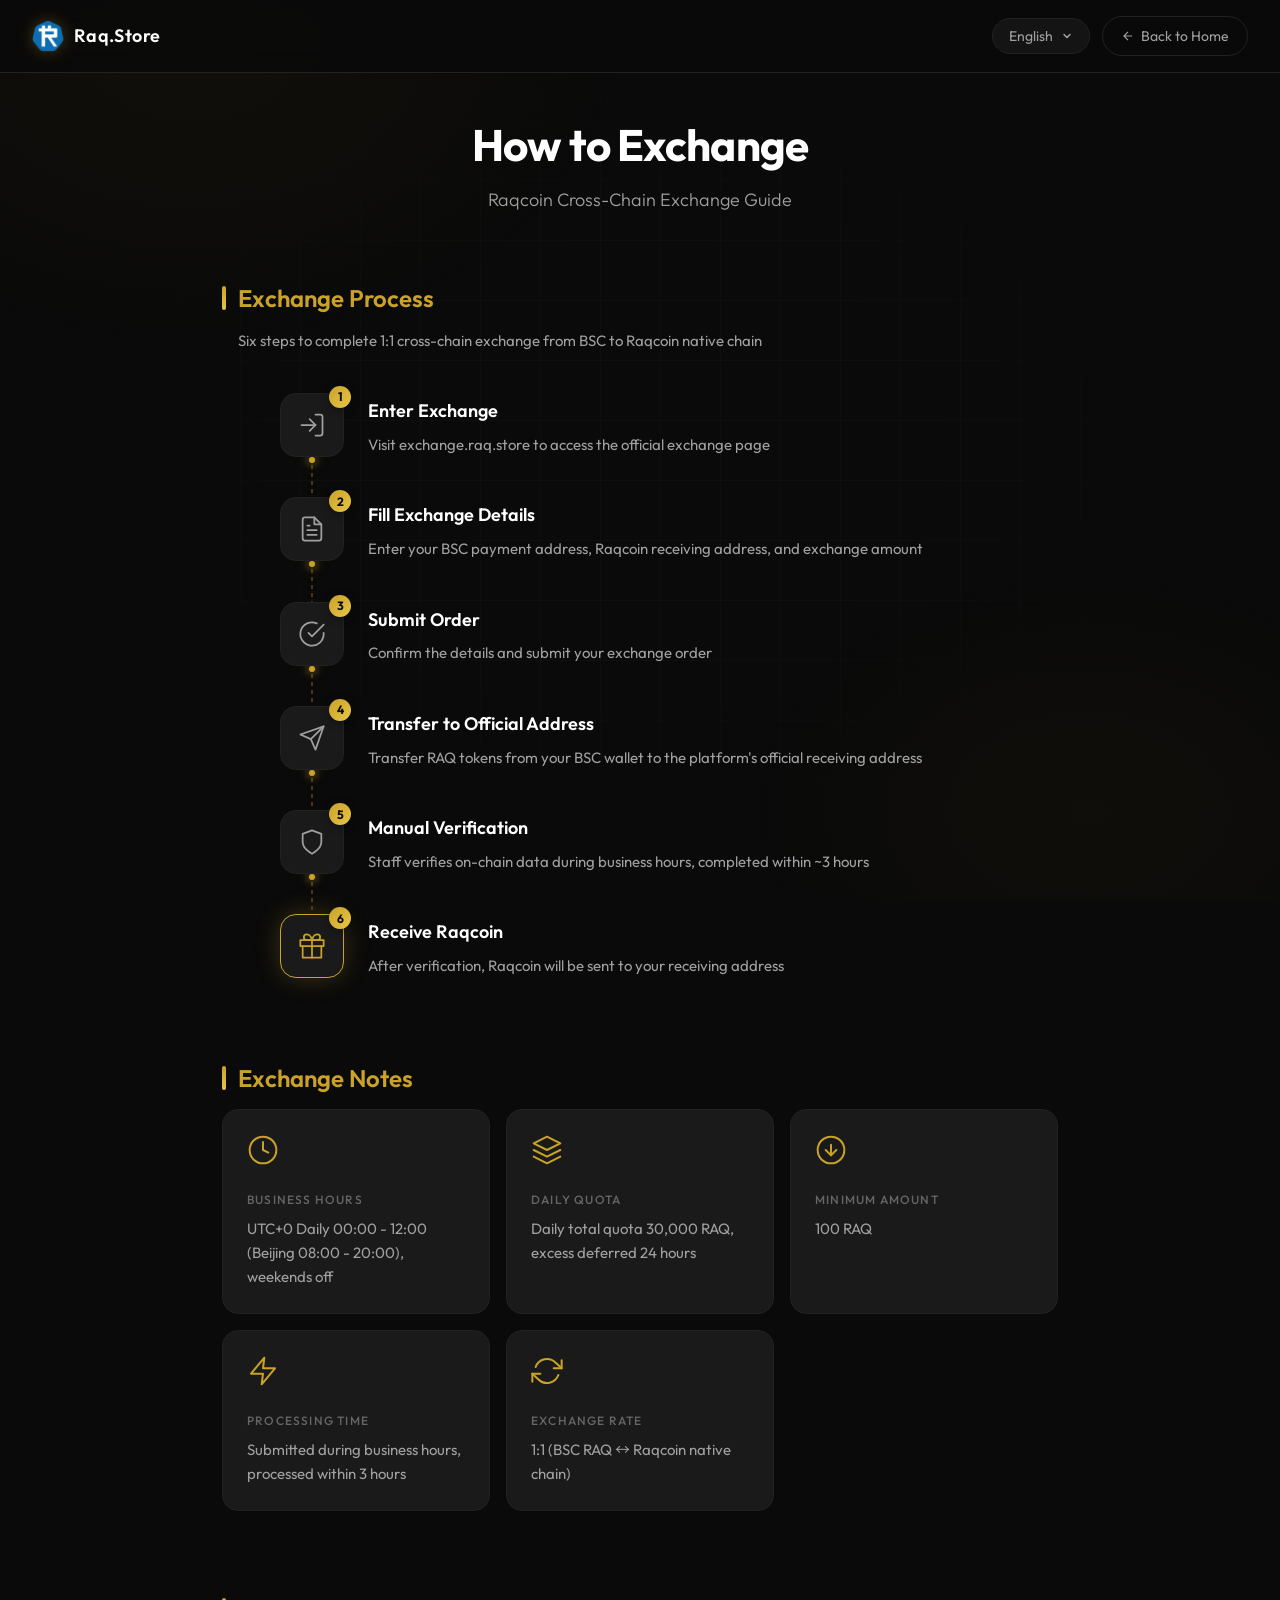
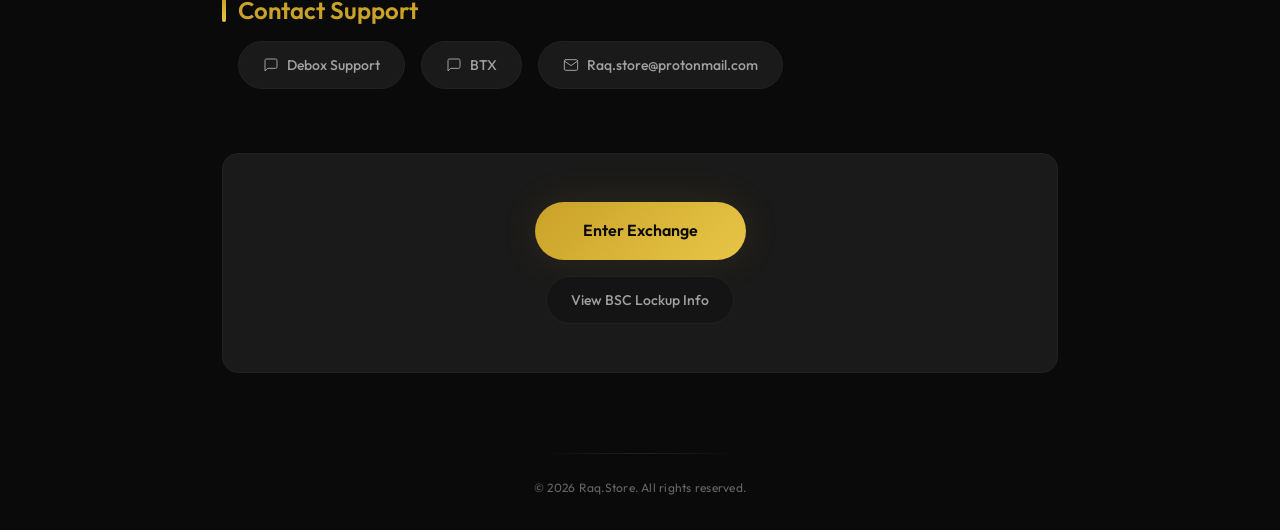
<file: how-to-exchange.html>
<!DOCTYPE html>
<html lang="zh-CN">
<head>
  <meta charset="UTF-8">
  <meta name="viewport" content="width=device-width, initial-scale=1.0">
  <meta name="description" content="Raq.Store 兑换说明 - Raqcoin 跨链兑换操作指南">
  <title>Raq.Store - 兑换说明</title>
  <link rel="icon" type="image/png" href="assets/logo.png">
  <link rel="preconnect" href="https://fonts.googleapis.com">
  <link rel="preconnect" href="https://fonts.gstatic.com" crossorigin>
  <link href="https://fonts.googleapis.com/css2?family=Outfit:wght@300;400;500;600;700&family=Noto+Sans+SC:wght@300;400;500;700&family=Noto+Sans+TC:wght@300;400;500;700&family=Noto+Sans+JP:wght@300;400;500;700&family=Noto+Sans:wght@300;400;500;700&display=swap" rel="stylesheet">
  <style>
    *, *::before, *::after {
      margin: 0;
      padding: 0;
      box-sizing: border-box;
    }

    :root {
      --bg-primary: #0A0A0A;
      --bg-secondary: #111111;
      --bg-tertiary: #141414;
      --bg-card: #1A1A1A;
      --text-primary: #FFFFFF;
      --text-secondary: #A0A0A0;
      --text-tertiary: #666666;
      --accent-primary: #C9A227;
      --accent-secondary: #E8C547;
      --accent-glow: rgba(201, 162, 39, 0.15);
      --border-color: #222222;
      --border-hover: #333333;
      --success: #22C55E;
      --spacing-xs: 4px;
      --spacing-sm: 8px;
      --spacing-md: 16px;
      --spacing-lg: 24px;
      --spacing-xl: 32px;
      --spacing-xxl: 48px;
      --spacing-xxxl: 80px;
      --radius-sm: 6px;
      --radius-md: 10px;
      --radius-lg: 16px;
      --radius-full: 9999px;
      --shadow-lg: 0 8px 32px rgba(0, 0, 0, 0.5);
      --shadow-glow: 0 0 40px rgba(201, 162, 39, 0.1);
      --transition-fast: 150ms cubic-bezier(0.4, 0, 0.2, 1);
      --transition-normal: 300ms cubic-bezier(0.4, 0, 0.2, 1);
      --transition-slow: 500ms cubic-bezier(0.4, 0, 0.2, 1);
    }

    html {
      scroll-behavior: smooth;
      -webkit-font-smoothing: antialiased;
      -moz-osx-font-smoothing: grayscale;
    }

    body {
      font-family: 'Outfit', 'Noto Sans SC', 'Noto Sans TC', 'Noto Sans JP', 'Noto Sans', system-ui, -apple-system, sans-serif;
      background-color: var(--bg-primary);
      color: var(--text-primary);
      min-height: 100vh;
      overflow-x: hidden;
      line-height: 1.6;
    }

    .bg-effects {
      position: fixed;
      inset: 0;
      pointer-events: none;
      z-index: 0;
      overflow: hidden;
    }

    .bg-gradient-1 {
      position: absolute;
      top: -30%;
      left: -20%;
      width: 70%;
      height: 70%;
      background: radial-gradient(ellipse, rgba(201, 162, 39, 0.04) 0%, transparent 70%);
      animation: float-slow 25s ease-in-out infinite;
    }

    .bg-gradient-2 {
      position: absolute;
      bottom: -20%;
      right: -15%;
      width: 60%;
      height: 60%;
      background: radial-gradient(ellipse, rgba(201, 162, 39, 0.03) 0%, transparent 65%);
      animation: float-slow 20s ease-in-out infinite reverse;
    }

    .bg-grid {
      position: absolute;
      inset: 0;
      background-image:
        linear-gradient(rgba(255, 255, 255, 0.02) 1px, transparent 1px),
        linear-gradient(90deg, rgba(255, 255, 255, 0.02) 1px, transparent 1px);
      background-size: 60px 60px;
      mask-image: radial-gradient(ellipse at center, black 30%, transparent 70%);
      -webkit-mask-image: radial-gradient(ellipse at center, black 30%, transparent 70%);
    }

    @keyframes float-slow {
      0%, 100% { transform: translate(0, 0) rotate(0deg); }
      33% { transform: translate(30px, -20px) rotate(2deg); }
      66% { transform: translate(-20px, 20px) rotate(-2deg); }
    }

    /* Nav */
    .nav {
      position: sticky;
      top: 0;
      z-index: 100;
      display: flex;
      align-items: center;
      justify-content: space-between;
      padding: 16px 32px;
      background: rgba(10, 10, 10, 0.85);
      backdrop-filter: blur(12px);
      -webkit-backdrop-filter: blur(12px);
      border-bottom: 1px solid var(--border-color);
    }

    .nav-brand {
      display: flex;
      align-items: center;
      gap: 10px;
    }

    .nav-logo {
      width: 32px;
      height: 32px;
      object-fit: contain;
      filter: drop-shadow(0 0 8px rgba(201, 162, 39, 0.3));
    }

    .nav-title {
      font-size: 1.125rem;
      font-weight: 600;
      letter-spacing: 0.02em;
      color: var(--text-primary);
    }

    .nav-actions {
      display: flex;
      align-items: center;
      gap: 12px;
    }

    .nav-back {
      display: inline-flex;
      align-items: center;
      gap: 6px;
      padding: 8px 18px;
      border-radius: var(--radius-full);
      border: 1px solid var(--border-color);
      font-size: 0.875rem;
      color: var(--text-secondary);
      text-decoration: none;
      transition: all var(--transition-fast);
    }

    .nav-back:hover {
      border-color: var(--accent-primary);
      color: var(--accent-primary);
    }

    /* Language switcher */
    .language-switcher {
      position: relative;
    }

    .lang-btn {
      display: flex;
      align-items: center;
      gap: 8px;
      padding: 8px 16px;
      background: var(--bg-tertiary);
      border: 1px solid var(--border-color);
      border-radius: var(--radius-full);
      color: var(--text-secondary);
      font-size: 0.875rem;
      font-family: inherit;
      cursor: pointer;
      transition: all var(--transition-fast);
    }

    .lang-btn:hover {
      border-color: var(--border-hover);
      color: var(--text-primary);
    }

    .lang-arrow {
      transition: transform var(--transition-fast);
    }

    .lang-btn.active .lang-arrow {
      transform: rotate(180deg);
    }

    .lang-dropdown {
      position: absolute;
      top: calc(100% + 8px);
      right: 0;
      background: var(--bg-card);
      border: 1px solid var(--border-color);
      border-radius: var(--radius-md);
      padding: 4px;
      min-width: 140px;
      opacity: 0;
      visibility: hidden;
      transform: translateY(-8px);
      transition: all var(--transition-fast);
      box-shadow: var(--shadow-lg);
    }

    .lang-dropdown.show {
      opacity: 1;
      visibility: visible;
      transform: translateY(0);
    }

    .lang-option {
      display: block;
      width: 100%;
      padding: 8px 16px;
      background: none;
      border: none;
      border-radius: var(--radius-sm);
      color: var(--text-secondary);
      font-size: 0.875rem;
      font-family: inherit;
      text-align: left;
      cursor: pointer;
      transition: all var(--transition-fast);
    }

    .lang-option:hover {
      background: rgba(255, 255, 255, 0.05);
      color: var(--text-primary);
    }

    .lang-option.active {
      color: var(--accent-primary);
      background: var(--accent-glow);
    }

    /* Main */
    .main-content {
      position: relative;
      z-index: 1;
      max-width: 900px;
      margin: 0 auto;
      padding: 48px 32px 80px;
    }

    .page-header {
      text-align: center;
      margin-bottom: 64px;
    }

    .page-title {
      font-size: clamp(2rem, 5vw, 2.75rem);
      font-weight: 700;
      letter-spacing: -0.02em;
      line-height: 1.1;
      margin-bottom: 16px;
      color: var(--text-primary);
    }

    .page-subtitle {
      font-size: clamp(1rem, 2vw, 1.125rem);
      font-weight: 300;
      color: var(--text-secondary);
    }

    .section-title {
      font-size: 1.5rem;
      font-weight: 600;
      color: var(--accent-primary);
      margin-bottom: 12px;
      display: flex;
      align-items: center;
      gap: 12px;
    }

    .section-title::before {
      content: '';
      width: 4px;
      height: 24px;
      background: linear-gradient(180deg, var(--accent-primary), var(--accent-secondary));
      border-radius: 2px;
      flex-shrink: 0;
    }

    .section-subtitle {
      font-size: 0.9375rem;
      color: var(--text-secondary);
      margin-bottom: 40px;
      margin-left: 16px;
    }

    /* Flow chart */
    .flow-section {
      margin-bottom: 80px;
    }

    .flow-chart {
      max-width: 720px;
      margin: 0 auto;
    }

    .flow-step {
      display: grid;
      grid-template-columns: 64px 1fr;
      gap: 24px;
      position: relative;
      padding-bottom: 40px;
    }

    .flow-step:last-child {
      padding-bottom: 0;
    }

    .step-marker {
      position: relative;
      width: 64px;
      height: 64px;
      display: flex;
      align-items: center;
      justify-content: center;
      background: var(--bg-card);
      border: 1px solid var(--border-color);
      border-radius: var(--radius-lg);
      transition: all var(--transition-normal);
      z-index: 2;
    }

    .flow-step:hover .step-marker {
      border-color: var(--accent-primary);
      box-shadow: var(--shadow-glow);
    }

    .step-icon {
      width: 28px;
      height: 28px;
      color: var(--text-secondary);
      transition: color var(--transition-normal);
      flex-shrink: 0;
    }

    .flow-step:hover .step-icon {
      color: var(--accent-primary);
      filter: drop-shadow(0 0 8px rgba(201, 162, 39, 0.3));
    }

    .step-number {
      position: absolute;
      top: -8px;
      right: -8px;
      width: 22px;
      height: 22px;
      display: flex;
      align-items: center;
      justify-content: center;
      background: linear-gradient(135deg, var(--accent-primary), var(--accent-secondary));
      color: var(--bg-primary);
      font-size: 0.75rem;
      font-weight: 700;
      border-radius: 50%;
      box-shadow: 0 2px 8px rgba(0, 0, 0, 0.4);
    }

    .step-body {
      padding-top: 4px;
    }

    .step-title {
      font-size: 1.125rem;
      font-weight: 600;
      color: var(--text-primary);
      margin-bottom: 6px;
    }

    .step-desc {
      font-size: 0.9375rem;
      color: var(--text-secondary);
      line-height: 1.7;
    }

    .step-connector {
      position: absolute;
      left: 31px;
      top: 64px;
      bottom: 0;
      width: 2px;
      background: repeating-linear-gradient(
        to bottom,
        rgba(201, 162, 39, 0.3) 0,
        rgba(201, 162, 39, 0.3) 4px,
        transparent 4px,
        transparent 8px
      );
      z-index: 1;
    }

    .step-connector::before {
      content: '';
      position: absolute;
      left: 50%;
      transform: translateX(-50%);
      width: 6px;
      height: 6px;
      background: var(--accent-primary);
      border-radius: 50%;
      box-shadow: 0 0 8px var(--accent-primary), 0 0 16px rgba(201, 162, 39, 0.4);
      animation: flow-travel 2.5s ease-in-out infinite;
    }

    @keyframes flow-travel {
      0%   { top: 0;    opacity: 0; }
      10%  { opacity: 1; }
      90%  { opacity: 1; }
      100% { top: 100%; opacity: 0; }
    }

    .flow-step:last-child .step-marker {
      border-color: var(--accent-primary);
      box-shadow: 0 0 24px rgba(201, 162, 39, 0.25);
      animation: final-pulse 3s ease-in-out infinite;
    }

    .flow-step:last-child .step-icon {
      color: var(--accent-primary);
    }

    @keyframes final-pulse {
      0%, 100% { box-shadow: 0 0 24px rgba(201, 162, 39, 0.2); }
      50% { box-shadow: 0 0 32px rgba(201, 162, 39, 0.4); }
    }

    /* Info cards */
    .info-section {
      margin-bottom: 80px;
    }

    .info-grid {
      display: grid;
      grid-template-columns: repeat(auto-fill, minmax(240px, 1fr));
      gap: 16px;
    }

    .info-card {
      background: var(--bg-card);
      border: 1px solid var(--border-color);
      border-radius: var(--radius-lg);
      padding: 24px;
      transition: all var(--transition-normal);
    }

    .info-card:hover {
      border-color: var(--accent-primary);
      box-shadow: var(--shadow-glow);
      transform: translateY(-2px);
    }

    .info-card-icon {
      width: 32px;
      height: 32px;
      color: var(--accent-primary);
      margin-bottom: 16px;
    }

    .info-card-label {
      font-size: 0.75rem;
      font-weight: 500;
      color: var(--text-tertiary);
      text-transform: uppercase;
      letter-spacing: 0.1em;
      margin-bottom: 8px;
    }

    .info-card-value {
      font-size: 0.9375rem;
      color: var(--text-secondary);
      line-height: 1.6;
    }

    /* Support */
    .support-section {
      margin-bottom: 64px;
    }

    .support-links {
      display: flex;
      gap: 16px;
      flex-wrap: wrap;
      margin-left: 16px;
    }

    .support-link {
      display: inline-flex;
      align-items: center;
      gap: 8px;
      padding: 12px 24px;
      background: var(--bg-card);
      border: 1px solid var(--border-color);
      border-radius: var(--radius-full);
      font-size: 0.875rem;
      font-weight: 500;
      color: var(--text-secondary);
      text-decoration: none;
      transition: all var(--transition-fast);
    }

    .support-link:hover {
      border-color: var(--accent-primary);
      color: var(--accent-primary);
    }

    .support-icon-svg {
      width: 16px;
      height: 16px;
      flex-shrink: 0;
      color: currentColor;
    }

    /* CTA */
    .cta-section {
      display: flex;
      flex-direction: column;
      align-items: center;
      gap: 16px;
      padding: 48px 32px;
      background: var(--bg-card);
      border: 1px solid var(--border-color);
      border-radius: var(--radius-lg);
      text-align: center;
    }

    .cta-button {
      display: inline-flex;
      align-items: center;
      gap: 8px;
      padding: 16px 48px;
      background: linear-gradient(135deg, var(--accent-primary), var(--accent-secondary));
      border: none;
      border-radius: var(--radius-full);
      font-size: 1rem;
      font-weight: 600;
      color: var(--bg-primary);
      text-decoration: none;
      transition: all var(--transition-normal);
      box-shadow: var(--shadow-glow);
    }

    .cta-button:hover {
      transform: translateY(-2px);
      box-shadow: 0 8px 30px rgba(201, 162, 39, 0.3);
    }

    .cta-secondary {
      display: inline-flex;
      align-items: center;
      gap: 8px;
      padding: 12px 24px;
      background: var(--bg-tertiary);
      border: 1px solid var(--border-color);
      border-radius: var(--radius-full);
      font-size: 0.875rem;
      font-weight: 500;
      color: var(--text-secondary);
      text-decoration: none;
      transition: all var(--transition-fast);
    }

    .cta-secondary:hover {
      border-color: var(--accent-primary);
      color: var(--accent-primary);
    }

    /* Footer */
    .footer {
      position: relative;
      z-index: 1;
      padding: 0 32px 32px;
      text-align: center;
    }

    .footer-divider {
      width: 100%;
      max-width: 200px;
      height: 1px;
      background: linear-gradient(90deg, transparent, var(--border-color), transparent);
      margin: 0 auto 24px;
    }

    .copyright {
      font-size: 0.75rem;
      color: var(--text-tertiary);
      letter-spacing: 0.02em;
    }

    /* Animations */
    .fade-in {
      animation: fadeIn 500ms ease-out forwards;
    }

    .fade-in-up {
      opacity: 0;
      transform: translateY(20px);
      animation: fadeInUp 500ms ease-out forwards;
    }

    .delay-1 { animation-delay: 0.1s; }
    .delay-2 { animation-delay: 0.2s; }
    .delay-3 { animation-delay: 0.3s; }
    .delay-4 { animation-delay: 0.4s; }
    .delay-5 { animation-delay: 0.5s; }
    .delay-6 { animation-delay: 0.6s; }

    @keyframes fadeIn {
      from { opacity: 0; }
      to { opacity: 1; }
    }

    @keyframes fadeInUp {
      from {
        opacity: 0;
        transform: translateY(20px);
      }
      to {
        opacity: 1;
        transform: translateY(0);
      }
    }

    [data-i18n] {
      transition: opacity 150ms;
    }

    [data-i18n].lang-changing {
      opacity: 0;
    }

    /* Responsive */
    @media (max-width: 768px) {
      .nav {
        padding: 12px 16px;
      }

      .main-content {
        padding: 32px 20px 64px;
      }

      .page-header {
        margin-bottom: 48px;
      }

      .flow-step {
        grid-template-columns: 48px 1fr;
        gap: 16px;
        padding-bottom: 32px;
      }

      .step-marker {
        width: 48px;
        height: 48px;
      }

      .step-icon {
        width: 22px;
        height: 22px;
      }

      .step-connector {
        left: 23px;
        top: 48px;
      }

      .step-number {
        width: 18px;
        height: 18px;
        font-size: 0.6875rem;
        top: -6px;
        right: -6px;
      }

      .step-title {
        font-size: 1rem;
      }

      .step-desc {
        font-size: 0.875rem;
      }

      .section-subtitle {
        margin-left: 16px;
      }
    }

    @media (max-width: 480px) {
      .nav-back span {
        display: none;
      }

      .nav-back {
        padding: 8px 12px;
      }

      .lang-btn {
        padding: 8px 12px;
      }

      .support-links {
        margin-left: 16px;
      }

      .cta-section {
        padding: 32px 20px;
      }

      .cta-button {
        padding: 14px 36px;
      }
    }

    @media (prefers-reduced-motion: reduce) {
      *, *::before, *::after {
        animation-duration: 0.01ms !important;
        animation-iteration-count: 1 !important;
        transition-duration: 0.01ms !important;
      }

      .step-connector::before {
        display: none;
      }

      .fade-in-up {
        opacity: 1;
        transform: none;
      }
    }

    /* RTL */
    html[lang="ar"] .main-content {
      direction: rtl;
      text-align: right;
    }

    html[lang="ar"] .nav {
      flex-direction: row-reverse;
    }

    html[lang="ar"] .nav-actions {
      flex-direction: row-reverse;
    }

    html[lang="ar"] .nav-back svg {
      transform: scaleX(-1);
    }

    html[lang="ar"] .section-title {
      flex-direction: row-reverse;
    }

    html[lang="ar"] .section-title::before {
      order: 2;
      margin-left: 0;
      margin-right: 0;
    }

    html[lang="ar"] .section-subtitle {
      margin-left: 0;
      margin-right: 16px;
    }

    html[lang="ar"] .support-links {
      margin-left: 0;
      margin-right: 16px;
    }

    html[lang="ar"] .flow-step {
      direction: rtl;
    }

    html[lang="ar"] .step-connector {
      left: auto;
      right: 31px;
    }

    @media (max-width: 768px) {
      html[lang="ar"] .step-connector {
        right: 23px;
      }
    }

    html[lang="ar"] .step-number {
      right: auto;
      left: -8px;
    }

    @media (max-width: 768px) {
      html[lang="ar"] .step-number {
        left: -6px;
      }
    }
  </style>
</head>
<body>
  <div class="bg-effects">
    <div class="bg-gradient-1"></div>
    <div class="bg-gradient-2"></div>
    <div class="bg-grid"></div>
  </div>

  <nav class="nav fade-in">
    <div class="nav-brand">
      <img src="assets/logo.png" alt="Raqcoin Logo" class="nav-logo">
      <span class="nav-title">Raq.Store</span>
    </div>
    <div class="nav-actions">
      <div class="language-switcher">
        <button class="lang-btn" id="langToggle" aria-label="Switch Language">
          <span id="currentLang">中文</span>
          <svg class="lang-arrow" width="12" height="12" viewBox="0 0 12 12" fill="none">
            <path d="M3 4.5L6 7.5L9 4.5" stroke="currentColor" stroke-width="1.5" stroke-linecap="round" stroke-linejoin="round"/>
          </svg>
        </button>
        <div class="lang-dropdown" id="langDropdown">
          <button class="lang-option" data-lang="en">English</button>
          <button class="lang-option" data-lang="es">Español</button>
          <button class="lang-option" data-lang="fr">Français</button>
          <button class="lang-option" data-lang="ja">日本語</button>
          <button class="lang-option" data-lang="ru">Русский</button>
          <button class="lang-option" data-lang="ar">العربية</button>
          <button class="lang-option" data-lang="zh-CN">中文</button>
          <button class="lang-option" data-lang="zh-TW">繁體中文</button>
        </div>
      </div>
      <a href="index.html" class="nav-back">
        <svg width="14" height="14" fill="none" stroke="currentColor" stroke-width="2" viewBox="0 0 24 24">
          <path d="M19 12H5M12 19l-7-7 7-7"/>
        </svg>
        <span data-i18n="back_home">返回首页</span>
      </a>
    </div>
  </nav>

  <main class="main-content">
    <header class="page-header fade-in-up">
      <h1 class="page-title" data-i18n="page_title">兑换说明</h1>
      <p class="page-subtitle" data-i18n="page_subtitle">Raqcoin 跨链兑换操作指南</p>
    </header>

    <section class="flow-section">
      <h2 class="section-title fade-in-up" data-i18n="flow_title">兑换流程</h2>
      <p class="section-subtitle fade-in-up" data-i18n="flow_subtitle">六步完成 BSC 到 Raqcoin 原链的 1:1 跨链兑换</p>

      <div class="flow-chart">
        <div class="flow-step fade-in-up delay-1">
          <div class="step-marker">
            <svg class="step-icon" viewBox="0 0 24 24" fill="none" stroke="currentColor" stroke-width="1.5" stroke-linecap="round" stroke-linejoin="round" aria-hidden="true">
              <path d="M15 3h4a2 2 0 0 1 2 2v14a2 2 0 0 1-2 2h-4"/>
              <polyline points="10 17 15 12 10 7"/>
              <line x1="15" y1="12" x2="3" y2="12"/>
            </svg>
            <span class="step-number">1</span>
          </div>
          <div class="step-connector"></div>
          <div class="step-body">
            <h3 class="step-title" data-i18n="step1_title">进入兑换站</h3>
            <p class="step-desc" data-i18n="step1_desc">访问 exchange.raq.store 进入官方兑换页面</p>
          </div>
        </div>

        <div class="flow-step fade-in-up delay-2">
          <div class="step-marker">
            <svg class="step-icon" viewBox="0 0 24 24" fill="none" stroke="currentColor" stroke-width="1.5" stroke-linecap="round" stroke-linejoin="round" aria-hidden="true">
              <path d="M14 2H6a2 2 0 0 0-2 2v16a2 2 0 0 0 2 2h12a2 2 0 0 0 2-2V8z"/>
              <polyline points="14 2 14 8 20 8"/>
              <line x1="16" y1="13" x2="8" y2="13"/>
              <line x1="16" y1="17" x2="8" y2="17"/>
              <line x1="10" y1="9" x2="8" y2="9"/>
            </svg>
            <span class="step-number">2</span>
          </div>
          <div class="step-connector"></div>
          <div class="step-body">
            <h3 class="step-title" data-i18n="step2_title">填写兑换信息</h3>
            <p class="step-desc" data-i18n="step2_desc">输入 BSC 打款地址、Raqcoin 收款地址和兑换金额</p>
          </div>
        </div>

        <div class="flow-step fade-in-up delay-3">
          <div class="step-marker">
            <svg class="step-icon" viewBox="0 0 24 24" fill="none" stroke="currentColor" stroke-width="1.5" stroke-linecap="round" stroke-linejoin="round" aria-hidden="true">
              <path d="M22 11.08V12a10 10 0 1 1-5.93-9.14"/>
              <polyline points="22 4 12 14.01 9 11.01"/>
            </svg>
            <span class="step-number">3</span>
          </div>
          <div class="step-connector"></div>
          <div class="step-body">
            <h3 class="step-title" data-i18n="step3_title">提交订单</h3>
            <p class="step-desc" data-i18n="step3_desc">确认信息无误后提交兑换订单</p>
          </div>
        </div>

        <div class="flow-step fade-in-up delay-4">
          <div class="step-marker">
            <svg class="step-icon" viewBox="0 0 24 24" fill="none" stroke="currentColor" stroke-width="1.5" stroke-linecap="round" stroke-linejoin="round" aria-hidden="true">
              <line x1="22" y1="2" x2="11" y2="13"/>
              <polygon points="22 2 15 22 11 13 2 9 22 2"/>
            </svg>
            <span class="step-number">4</span>
          </div>
          <div class="step-connector"></div>
          <div class="step-body">
            <h3 class="step-title" data-i18n="step4_title">转账至官方地址</h3>
            <p class="step-desc" data-i18n="step4_desc">将 RAQ 代币从您的 BSC 钱包转至平台官方收款地址</p>
          </div>
        </div>

        <div class="flow-step fade-in-up delay-5">
          <div class="step-marker">
            <svg class="step-icon" viewBox="0 0 24 24" fill="none" stroke="currentColor" stroke-width="1.5" stroke-linecap="round" stroke-linejoin="round" aria-hidden="true">
              <path d="M12 22s8-4 8-10V5l-8-3-8 3v7c0 6 8 10 8 10z"/>
            </svg>
            <span class="step-number">5</span>
          </div>
          <div class="step-connector"></div>
          <div class="step-body">
            <h3 class="step-title" data-i18n="step5_title">人工核对</h3>
            <p class="step-desc" data-i18n="step5_desc">工作人员在营业时间内核对链上数据，约 3 小时完成</p>
          </div>
        </div>

        <div class="flow-step fade-in-up delay-6">
          <div class="step-marker">
            <svg class="step-icon" viewBox="0 0 24 24" fill="none" stroke="currentColor" stroke-width="1.5" stroke-linecap="round" stroke-linejoin="round" aria-hidden="true">
              <polyline points="20 12 20 22 4 22 4 12"/>
              <rect x="2" y="7" width="20" height="5"/>
              <line x1="12" y1="22" x2="12" y2="7"/>
              <path d="M12 7H7.5a2.5 2.5 0 0 1 0-5C11 2 12 7 12 7z"/>
              <path d="M12 7h4.5a2.5 2.5 0 0 0 0-5C13 2 12 7 12 7z"/>
            </svg>
            <span class="step-number">6</span>
          </div>
          <div class="step-body">
            <h3 class="step-title" data-i18n="step6_title">收到 Raqcoin</h3>
            <p class="step-desc" data-i18n="step6_desc">核对通过后，Raqcoin 将打入您的收款地址</p>
          </div>
        </div>
      </div>
    </section>

    <section class="info-section">
      <h2 class="section-title fade-in-up" data-i18n="info_title">兑换须知</h2>
      <div class="info-grid">
        <div class="info-card fade-in-up delay-1">
          <svg class="info-card-icon" viewBox="0 0 24 24" fill="none" stroke="currentColor" stroke-width="1.5" stroke-linecap="round" stroke-linejoin="round" aria-hidden="true">
            <circle cx="12" cy="12" r="10"/>
            <polyline points="12 6 12 12 16 14"/>
          </svg>
          <div class="info-card-label" data-i18n="info_business_hours">营业时间</div>
          <div class="info-card-value" data-i18n="info_business_hours_value">UTC+0 每日 00:00 - 12:00（北京时间 08:00 - 20:00），周末双休</div>
        </div>
        <div class="info-card fade-in-up delay-2">
          <svg class="info-card-icon" viewBox="0 0 24 24" fill="none" stroke="currentColor" stroke-width="1.5" stroke-linecap="round" stroke-linejoin="round" aria-hidden="true">
            <polygon points="12 2 2 7 12 12 22 7 12 2"/>
            <polyline points="2 17 12 22 22 17"/>
            <polyline points="2 12 12 17 22 12"/>
          </svg>
          <div class="info-card-label" data-i18n="info_daily_quota">每日额度</div>
          <div class="info-card-value" data-i18n="info_daily_quota_value">每日总额度 30,000 RAQ，超额顺延 24 小时</div>
        </div>
        <div class="info-card fade-in-up delay-3">
          <svg class="info-card-icon" viewBox="0 0 24 24" fill="none" stroke="currentColor" stroke-width="1.5" stroke-linecap="round" stroke-linejoin="round" aria-hidden="true">
            <circle cx="12" cy="12" r="10"/>
            <line x1="12" y1="8" x2="12" y2="16"/>
            <polyline points="8 12 12 16 16 12"/>
          </svg>
          <div class="info-card-label" data-i18n="info_min_amount">最低兑换数量</div>
          <div class="info-card-value" data-i18n="info_min_amount_value">100 RAQ</div>
        </div>
        <div class="info-card fade-in-up delay-4">
          <svg class="info-card-icon" viewBox="0 0 24 24" fill="none" stroke="currentColor" stroke-width="1.5" stroke-linecap="round" stroke-linejoin="round" aria-hidden="true">
            <polygon points="13 2 3 14 12 14 11 22 21 10 12 10 13 2"/>
          </svg>
          <div class="info-card-label" data-i18n="info_processing_time">处理时效</div>
          <div class="info-card-value" data-i18n="info_processing_time_value">营业时间内提交，3 小时内完成处理</div>
        </div>
        <div class="info-card fade-in-up delay-5">
          <svg class="info-card-icon" viewBox="0 0 24 24" fill="none" stroke="currentColor" stroke-width="1.5" stroke-linecap="round" stroke-linejoin="round" aria-hidden="true">
            <polyline points="23 4 23 10 17 10"/>
            <polyline points="1 20 1 14 7 14"/>
            <path d="M3.51 9a9 9 0 0 1 14.85-3.36L23 10M1 14l4.64 4.36A9 9 0 0 0 20.49 15"/>
          </svg>
          <div class="info-card-label" data-i18n="info_exchange_rate">兑换比例</div>
          <div class="info-card-value" data-i18n="info_exchange_rate_value">1:1（BSC RAQ ↔ Raqcoin 原链）</div>
        </div>
      </div>
    </section>

    <section class="support-section">
      <h2 class="section-title fade-in-up" data-i18n="support_title">联系客服</h2>
      <div class="support-links fade-in-up delay-1">
        <a href="https://m.debox.pro/group?id=4gec7pfq&code=7o2ptfgm" target="_blank" rel="noopener noreferrer" class="support-link">
          <svg class="support-icon-svg" viewBox="0 0 24 24" fill="none" stroke="currentColor" stroke-width="1.5" stroke-linecap="round" stroke-linejoin="round" aria-hidden="true">
            <path d="M21 15a2 2 0 0 1-2 2H7l-4 4V5a2 2 0 0 1 2-2h14a2 2 0 0 1 2 2z"/>
          </svg>
          <span data-i18n="support_debox">Debox 客服</span>
        </a>
        <a href="https://btxchat.com/#/#Raq:chat.btxchat.com" target="_blank" rel="noopener noreferrer" class="support-link">
          <svg class="support-icon-svg" viewBox="0 0 24 24" fill="none" stroke="currentColor" stroke-width="1.5" stroke-linecap="round" stroke-linejoin="round" aria-hidden="true">
            <path d="M21 15a2 2 0 0 1-2 2H7l-4 4V5a2 2 0 0 1 2-2h14a2 2 0 0 1 2 2z"/>
          </svg>
          <span data-i18n="support_btx">BTX</span>
        </a>
        <a href="mailto:Raq.store@protonmail.com" class="support-link">
          <svg class="support-icon-svg" viewBox="0 0 24 24" fill="none" stroke="currentColor" stroke-width="1.5" stroke-linecap="round" stroke-linejoin="round" aria-hidden="true">
            <path d="M4 4h16c1.1 0 2 .9 2 2v12c0 1.1-.9 2-2 2H4c-1.1 0-2-.9-2-2V6c0-1.1.9-2 2-2z"/>
            <polyline points="22,6 12,13 2,6"/>
          </svg>
          <span>Raq.store@protonmail.com</span>
        </a>
      </div>
    </section>

    <section class="cta-section fade-in-up">
      <a href="https://exchange.raq.store" target="_blank" rel="noopener noreferrer" class="cta-button" data-i18n="cta_enter_exchange">进入兑换站</a>
      <a href="lockup.html" class="cta-secondary" data-i18n="cta_view_lockup">查看 BSC 锁仓信息</a>
    </section>
  </main>

  <footer class="footer fade-in">
    <div class="footer-divider"></div>
    <p class="copyright" data-i18n="footer">© 2026 Raq.Store. All rights reserved.</p>
  </footer>

  <script>
    const translations = {
      'zh-CN': {
        'back_home': '返回首页',
        'page_title': '兑换说明',
        'page_subtitle': 'Raqcoin 跨链兑换操作指南',
        'flow_title': '兑换流程',
        'flow_subtitle': '六步完成 BSC 到 Raqcoin 原链的 1:1 跨链兑换',
        'step1_title': '进入兑换站',
        'step1_desc': '访问 exchange.raq.store 进入官方兑换页面',
        'step2_title': '填写兑换信息',
        'step2_desc': '输入 BSC 打款地址、Raqcoin 收款地址和兑换金额',
        'step3_title': '提交订单',
        'step3_desc': '确认信息无误后提交兑换订单',
        'step4_title': '转账至官方地址',
        'step4_desc': '将 RAQ 代币从您的 BSC 钱包转至平台官方收款地址',
        'step5_title': '人工核对',
        'step5_desc': '工作人员在营业时间内核对链上数据，约 3 小时完成',
        'step6_title': '收到 Raqcoin',
        'step6_desc': '核对通过后，Raqcoin 将打入您的收款地址',
        'info_title': '兑换须知',
        'info_business_hours': '营业时间',
        'info_business_hours_value': 'UTC+0 每日 00:00 - 12:00（北京时间 08:00 - 20:00），周末双休',
        'info_daily_quota': '每日额度',
        'info_daily_quota_value': '每日总额度 30,000 RAQ，超额顺延 24 小时',
        'info_min_amount': '最低兑换数量',
        'info_min_amount_value': '100 RAQ',
        'info_processing_time': '处理时效',
        'info_processing_time_value': '营业时间内提交，3 小时内完成处理',
        'info_exchange_rate': '兑换比例',
        'info_exchange_rate_value': '1:1（BSC RAQ ↔ Raqcoin 原链）',
        'support_title': '联系客服',
        'support_debox': 'Debox 客服',
        'support_btx': 'BTX',
        'cta_enter_exchange': '进入兑换站',
        'cta_view_lockup': '查看 BSC 锁仓信息',
        'footer': '© 2026 Raq.Store. All rights reserved.'
      },
      'en': {
        'back_home': 'Back to Home',
        'page_title': 'How to Exchange',
        'page_subtitle': 'Raqcoin Cross-Chain Exchange Guide',
        'flow_title': 'Exchange Process',
        'flow_subtitle': 'Six steps to complete 1:1 cross-chain exchange from BSC to Raqcoin native chain',
        'step1_title': 'Enter Exchange',
        'step1_desc': 'Visit exchange.raq.store to access the official exchange page',
        'step2_title': 'Fill Exchange Details',
        'step2_desc': 'Enter your BSC payment address, Raqcoin receiving address, and exchange amount',
        'step3_title': 'Submit Order',
        'step3_desc': 'Confirm the details and submit your exchange order',
        'step4_title': 'Transfer to Official Address',
        'step4_desc': "Transfer RAQ tokens from your BSC wallet to the platform's official receiving address",
        'step5_title': 'Manual Verification',
        'step5_desc': 'Staff verifies on-chain data during business hours, completed within ~3 hours',
        'step6_title': 'Receive Raqcoin',
        'step6_desc': 'After verification, Raqcoin will be sent to your receiving address',
        'info_title': 'Exchange Notes',
        'info_business_hours': 'Business Hours',
        'info_business_hours_value': 'UTC+0 Daily 00:00 - 12:00 (Beijing 08:00 - 20:00), weekends off',
        'info_daily_quota': 'Daily Quota',
        'info_daily_quota_value': 'Daily total quota 30,000 RAQ, excess deferred 24 hours',
        'info_min_amount': 'Minimum Amount',
        'info_min_amount_value': '100 RAQ',
        'info_processing_time': 'Processing Time',
        'info_processing_time_value': 'Submitted during business hours, processed within 3 hours',
        'info_exchange_rate': 'Exchange Rate',
        'info_exchange_rate_value': '1:1 (BSC RAQ ↔ Raqcoin native chain)',
        'support_title': 'Contact Support',
        'support_debox': 'Debox Support',
        'support_btx': 'BTX',
        'cta_enter_exchange': 'Enter Exchange',
        'cta_view_lockup': 'View BSC Lockup Info',
        'footer': '© 2026 Raq.Store. All rights reserved.'
      },
      'zh-TW': {
        'back_home': '返回首頁',
        'page_title': '兌換說明',
        'page_subtitle': 'Raqcoin 跨鏈兌換操作指南',
        'flow_title': '兌換流程',
        'flow_subtitle': '六步完成 BSC 到 Raqcoin 原鏈的 1:1 跨鏈兌換',
        'step1_title': '進入兌換站',
        'step1_desc': '訪問 exchange.raq.store 進入官方兌換頁面',
        'step2_title': '填寫兌換資訊',
        'step2_desc': '輸入 BSC 打款地址、Raqcoin 收款地址和兌換金額',
        'step3_title': '提交訂單',
        'step3_desc': '確認資訊無誤後提交兌換訂單',
        'step4_title': '轉帳至官方地址',
        'step4_desc': '將 RAQ 代幣從您的 BSC 錢包轉至平台官方收款地址',
        'step5_title': '人工核對',
        'step5_desc': '工作人員在營業時間內核對鏈上數據，約 3 小時完成',
        'step6_title': '收到 Raqcoin',
        'step6_desc': '核對通過後，Raqcoin 將打入您的收款地址',
        'info_title': '兌換須知',
        'info_business_hours': '營業時間',
        'info_business_hours_value': 'UTC+0 每日 00:00 - 12:00（北京時間 08:00 - 20:00），週末雙休',
        'info_daily_quota': '每日額度',
        'info_daily_quota_value': '每日總額度 30,000 RAQ，超額順延 24 小時',
        'info_min_amount': '最低兌換數量',
        'info_min_amount_value': '100 RAQ',
        'info_processing_time': '處理時效',
        'info_processing_time_value': '營業時間內提交，3 小時內完成處理',
        'info_exchange_rate': '兌換比例',
        'info_exchange_rate_value': '1:1（BSC RAQ ↔ Raqcoin 原鏈）',
        'support_title': '聯繫客服',
        'support_debox': 'Debox 客服',
        'support_btx': 'BTX',
        'cta_enter_exchange': '進入兌換站',
        'cta_view_lockup': '查看 BSC 鎖倉信息',
        'footer': '© 2026 Raq.Store. All rights reserved.'
      },
      'ja': {
        'back_home': 'ホームに戻る',
        'page_title': '交換の手順',
        'page_subtitle': 'Raqcoin クロスチェーン交換ガイド',
        'flow_title': '交換フロー',
        'flow_subtitle': '6ステップで BSC から Raqcoin ネイティブチェーンへの 1:1 を完了',
        'step1_title': '交換所にアクセス',
        'step1_desc': 'exchange.raq.store にアクセスして公式交換ページへ',
        'step2_title': '交換情報を入力',
        'step2_desc': 'BSC 送金アドレス、Raqcoin 受取アドレス、交換金額を入力',
        'step3_title': '注文を送信',
        'step3_desc': '情報を確認して交換注文を送信',
        'step4_title': '公式アドレスへ送金',
        'step4_desc': 'BSC ウォレットから公式受取アドレスへ RAQ を送金',
        'step5_title': '人工確認',
        'step5_desc': 'スタッフが営業時間内にオンチェーンデータを確認、約3時間で完了',
        'step6_title': 'Raqcoin 受領',
        'step6_desc': '確認後、Raqcoin が受取アドレスに送金されます',
        'info_title': '交換の注意事項',
        'info_business_hours': '営業時間',
        'info_business_hours_value': 'UTC+0 毎日 00:00 - 12:00（北京 08:00 - 20:00）、週末休み',
        'info_daily_quota': '1日限度額',
        'info_daily_quota_value': '1日総限度 30,000 RAQ、超過分は24時間繰り越し',
        'info_min_amount': '最低交換数量',
        'info_min_amount_value': '100 RAQ',
        'info_processing_time': '処理時間',
        'info_processing_time_value': '営業時間内に提出、3時間以内に処理完了',
        'info_exchange_rate': '交換レート',
        'info_exchange_rate_value': '1:1（BSC RAQ ↔ Raqcoin ネイティブ）',
        'support_title': 'サポートに連絡',
        'support_debox': 'Debox サポート',
        'support_btx': 'BTX',
        'cta_enter_exchange': '交換所に入る',
        'cta_view_lockup': 'BSC ロックアップ情報を見る',
        'footer': '© 2026 Raq.Store. All rights reserved.'
      },
      'ru': {
        'back_home': 'На главную',
        'page_title': 'Как обменять',
        'page_subtitle': 'Руководство по кросс-чейн обмену Raqcoin',
        'flow_title': 'Процесс обмена',
        'flow_subtitle': 'Шесть шагов для обмена 1:1 с BSC на нативную цепь Raqcoin',
        'step1_title': 'Войти в обмен',
        'step1_desc': 'Перейдите на exchange.raq.store — официальную страницу обмена',
        'step2_title': 'Заполнить данные',
        'step2_desc': 'Укажите адрес отправления BSC, адрес получения Raqcoin и сумму',
        'step3_title': 'Отправить заказ',
        'step3_desc': 'Проверьте данные и отправьте заказ на обмен',
        'step4_title': 'Перевод на официальный адрес',
        'step4_desc': 'Переведите токены RAQ с вашего BSC-кошелька на официальный адрес',
        'step5_title': 'Ручная проверка',
        'step5_desc': 'Сотрудники проверяют данные в цепи в рабочее время, ~3 часа',
        'step6_title': 'Получение Raqcoin',
        'step6_desc': 'После проверки Raqcoin будет отправлен на ваш адрес',
        'info_title': 'Примечания к обмену',
        'info_business_hours': 'Часы работы',
        'info_business_hours_value': 'UTC+0 ежедневно 00:00 - 12:00 (Пекин 08:00 - 20:00), выходные — выходные',
        'info_daily_quota': 'Дневной лимит',
        'info_daily_quota_value': 'Дневной лимит 30 000 RAQ, излишек переносится на 24ч',
        'info_min_amount': 'Минимальная сумма',
        'info_min_amount_value': '100 RAQ',
        'info_processing_time': 'Время обработки',
        'info_processing_time_value': 'Отправлено в рабочее время, обработка в течение 3 часов',
        'info_exchange_rate': 'Курс обмена',
        'info_exchange_rate_value': '1:1 (BSC RAQ ↔ нативная цепь Raqcoin)',
        'support_title': 'Связаться с поддержкой',
        'support_debox': 'Поддержка Debox',
        'support_btx': 'BTX',
        'cta_enter_exchange': 'Перейти к обмену',
        'cta_view_lockup': 'Информация о BSC локапе',
        'footer': '© 2026 Raq.Store. All rights reserved.'
      },
      'fr': {
        'back_home': 'Retour',
        'page_title': "Guide d'échange",
        'page_subtitle': "Guide d'échange cross-chain Raqcoin",
        'flow_title': "Processus d'échange",
        'flow_subtitle': "Six étapes pour l'échange 1:1 de BSC vers la chaîne native Raqcoin",
        'step1_title': "Accéder à l'échange",
        'step1_desc': "Visitez exchange.raq.store pour accéder à la page d'échange officielle",
        'step2_title': 'Remplir les détails',
        'step2_desc': "Saisissez l'adresse d'envoi BSC, l'adresse de réception Raqcoin et le montant",
        'step3_title': 'Soumettre la commande',
        'step3_desc': 'Vérifiez les informations et soumettez votre commande',
        'step4_title': "Transférer à l'adresse officielle",
        'step4_desc': "Transférez les jetons RAQ de votre portefeuille BSC vers l'adresse officielle",
        'step5_title': 'Vérification manuelle',
        'step5_desc': "Le personnel vérifie les données on-chain pendant les heures d'ouverture, ~3h",
        'step6_title': 'Recevoir Raqcoin',
        'step6_desc': 'Après vérification, les Raqcoin seront envoyés à votre adresse',
        'info_title': "Notes d'échange",
        'info_business_hours': "Heures d'ouverture",
        'info_business_hours_value': 'UTC+0 tous les jours 00:00 - 12:00 (Pékin 08:00 - 20:00), week-ends off',
        'info_daily_quota': 'Quota quotidien',
        'info_daily_quota_value': 'Quota quotidien total 30 000 RAQ, excès reporté 24h',
        'info_min_amount': 'Montant minimum',
        'info_min_amount_value': '100 RAQ',
        'info_processing_time': 'Délai de traitement',
        'info_processing_time_value': "Soumis pendant les heures d'ouverture, traité sous 3h",
        'info_exchange_rate': "Taux d'échange",
        'info_exchange_rate_value': '1:1 (BSC RAQ ↔ chaîne native Raqcoin)',
        'support_title': 'Contacter le support',
        'support_debox': 'Support Debox',
        'support_btx': 'BTX',
        'cta_enter_exchange': "Accéder à l'échange",
        'cta_view_lockup': 'Voir les infos lockup BSC',
        'footer': '© 2026 Raq.Store. All rights reserved.'
      },
      'ar': {
        'back_home': 'العودة',
        'page_title': 'دليل الصرف',
        'page_subtitle': 'دليل الصرف عبر السلاسل لـ Raqcoin',
        'flow_title': 'عملية الصرف',
        'flow_subtitle': 'ست خطوات لإتمام الصرف 1:1 من BSC إلى سلسلة Raqcoin الأصلية',
        'step1_title': 'الدخول إلى منصة الصرف',
        'step1_desc': 'قم بزيارة exchange.raq.store للوصول إلى صفحة الصرف الرسمية',
        'step2_title': 'إدخال تفاصيل الصرف',
        'step2_desc': 'أدخل عنوان الإرسال BSC وعنوان الاستلام Raqcoin ومبلغ الصرف',
        'step3_title': 'إرسال الطلب',
        'step3_desc': 'تأكد من المعلومات ثم أرسل طلب الصرف',
        'step4_title': 'التحويل إلى العنوان الرسمي',
        'step4_desc': 'قم بتحويل رموز RAQ من محفظة BSC إلى العنوان الرسمي',
        'step5_title': 'التحقق اليدوي',
        'step5_desc': 'يتحقق الموظفون من البيانات خلال ساعات العمل، ~3 ساعات',
        'step6_title': 'استلام Raqcoin',
        'step6_desc': 'بعد التحقق، سيتم إرسال Raqcoin إلى عنوانك',
        'info_title': 'ملاحظات الصرف',
        'info_business_hours': 'ساعات العمل',
        'info_business_hours_value': 'UTC+0 يوميًا 00:00 - 12:00 (بكين 08:00 - 20:00)، عطلة نهاية الأسبوع',
        'info_daily_quota': 'الحصة اليومية',
        'info_daily_quota_value': 'الحصة اليومية 30,000 RAQ، الزيادة تؤجل 24 ساعة',
        'info_min_amount': 'الحد الأدنى للصرف',
        'info_min_amount_value': '100 RAQ',
        'info_processing_time': 'وقت المعالجة',
        'info_processing_time_value': 'يُقدم خلال ساعات العمل، تتم المعالجة خلال 3 ساعات',
        'info_exchange_rate': 'سعر الصرف',
        'info_exchange_rate_value': '1:1 (BSC RAQ ↔ سلسلة Raqcoin الأصلية)',
        'support_title': 'تواصل مع الدعم',
        'support_debox': 'دعم Debox',
        'support_btx': 'BTX',
        'cta_enter_exchange': 'الدخول إلى منصة الصرف',
        'cta_view_lockup': 'عرض معلومات حجز BSC',
        'footer': '© 2026 Raq.Store. جميع الحقوق محفوظة.'
      },
      'es': {
        'back_home': 'Volver',
        'page_title': 'Guía de intercambio',
        'page_subtitle': 'Guía de intercambio cross-chain Raqcoin',
        'flow_title': 'Proceso de intercambio',
        'flow_subtitle': 'Seis pasos para el intercambio 1:1 de BSC a la cadena nativa de Raqcoin',
        'step1_title': 'Acceder al intercambio',
        'step1_desc': 'Visita exchange.raq.store para acceder a la página oficial',
        'step2_title': 'Completar datos',
        'step2_desc': 'Ingresa la dirección de envío BSC, la dirección de recepción Raqcoin y el monto',
        'step3_title': 'Enviar pedido',
        'step3_desc': 'Verifica los datos y envía tu pedido de intercambio',
        'step4_title': 'Transferir a la dirección oficial',
        'step4_desc': 'Transfiere los tokens RAQ de tu billetera BSC a la dirección oficial',
        'step5_title': 'Verificación manual',
        'step5_desc': 'El personal verifica los datos on-chain durante el horario, ~3 horas',
        'step6_title': 'Recibir Raqcoin',
        'step6_desc': 'Tras la verificación, los Raqcoin se enviarán a tu dirección',
        'info_title': 'Notas de intercambio',
        'info_business_hours': 'Horario',
        'info_business_hours_value': 'UTC+0 diario 00:00 - 12:00 (Pekín 08:00 - 20:00), fines de semana libre',
        'info_daily_quota': 'Cuota diaria',
        'info_daily_quota_value': 'Cuota diaria total 30,000 RAQ, exceso diferido 24 horas',
        'info_min_amount': 'Cantidad mínima',
        'info_min_amount_value': '100 RAQ',
        'info_processing_time': 'Tiempo de procesamiento',
        'info_processing_time_value': 'Enviado durante horario laboral, procesado en 3 horas',
        'info_exchange_rate': 'Tasa de intercambio',
        'info_exchange_rate_value': '1:1 (BSC RAQ ↔ cadena nativa Raqcoin)',
        'support_title': 'Contactar soporte',
        'support_debox': 'Soporte Debox',
        'support_btx': 'BTX',
        'cta_enter_exchange': 'Acceder al intercambio',
        'cta_view_lockup': 'Ver info lockup BSC',
        'footer': '© 2026 Raq.Store. Todos los derechos reservados.'
      }
    };

    const languageNames = {
      'zh-CN': '中文',
      'en': 'English',
      'zh-TW': '繁體中文',
      'ja': '日本語',
      'ru': 'Русский',
      'fr': 'Français',
      'ar': 'العربية',
      'es': 'Español'
    };

    function getSystemLanguage() {
      const systemLang = navigator.language || navigator.userLanguage;
      const langMap = {
        'zh': 'zh-CN',
        'zh-CN': 'zh-CN',
        'zh-Hans': 'zh-CN',
        'zh-TW': 'zh-TW',
        'zh-Hant': 'zh-TW',
        'ja': 'ja',
        'ja-JP': 'ja',
        'ru': 'ru',
        'ru-RU': 'ru',
        'fr': 'fr',
        'fr-FR': 'fr',
        'en': 'en',
        'en-US': 'en',
        'en-GB': 'en',
        'ar': 'ar',
        'ar-SA': 'ar',
        'ar-EG': 'ar',
        'es': 'es',
        'es-ES': 'es',
        'es-MX': 'es'
      };
      return langMap[systemLang] || 'en';
    }

    let savedLang = localStorage.getItem('raq-lang');
    let currentLang = savedLang || getSystemLanguage();

    const langToggle = document.getElementById('langToggle');
    const langDropdown = document.getElementById('langDropdown');
    const currentLangSpan = document.getElementById('currentLang');

    function setLanguage(lang) {
      if (!translations[lang]) return;
      currentLang = lang;
      localStorage.setItem('raq-lang', lang);
      document.documentElement.lang = lang;
      document.querySelectorAll('[data-i18n]').forEach(el => {
        const key = el.getAttribute('data-i18n');
        if (translations[lang][key]) {
          el.classList.add('lang-changing');
          setTimeout(() => {
            el.textContent = translations[lang][key];
            el.classList.remove('lang-changing');
          }, 150);
        }
      });
      currentLangSpan.textContent = languageNames[lang];
      document.querySelectorAll('.lang-option').forEach(opt => {
        opt.classList.toggle('active', opt.dataset.lang === lang);
      });
    }

    function toggleDropdown() {
      langDropdown.classList.toggle('show');
      langToggle.classList.toggle('active');
    }

    function closeDropdown() {
      langDropdown.classList.remove('show');
      langToggle.classList.remove('active');
    }

    langToggle.addEventListener('click', (e) => {
      e.stopPropagation();
      toggleDropdown();
    });

    document.querySelectorAll('.lang-option').forEach(option => {
      option.addEventListener('click', () => {
        setLanguage(option.dataset.lang);
        closeDropdown();
      });
    });

    document.addEventListener('click', (e) => {
      if (!langToggle.contains(e.target) && !langDropdown.contains(e.target)) {
        closeDropdown();
      }
    });

    setLanguage(currentLang);
  </script>
</body>
</html>
</file>
